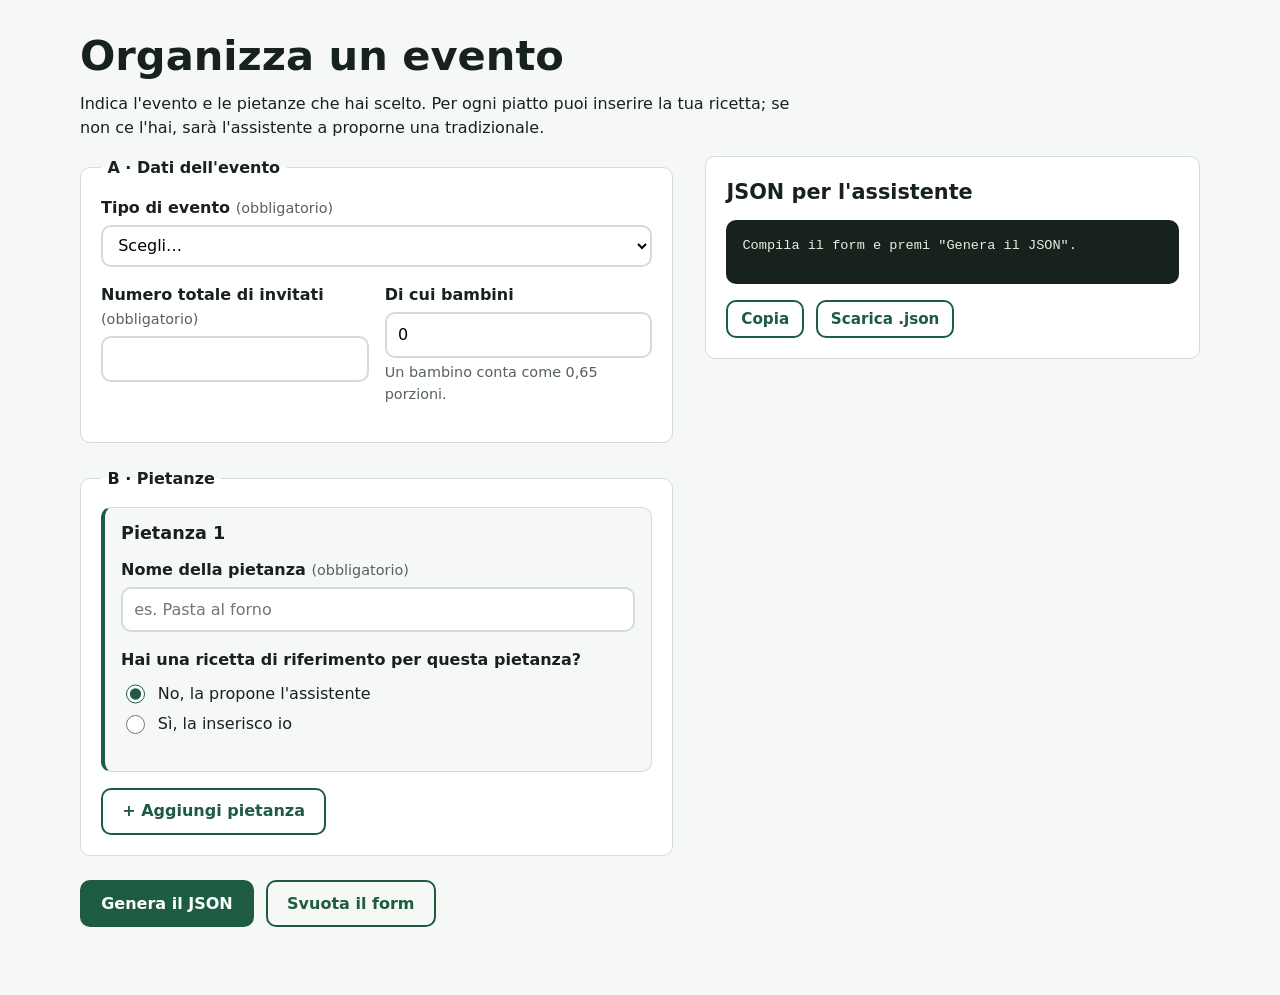
<file: Codice/form-evento.html>
<!DOCTYPE html>
<html lang="it">
<head>
  <meta charset="UTF-8">
  <meta name="viewport" content="width=device-width, initial-scale=1.0">
  <title>Organizza un evento – Food Rescue</title>
  <!--
    Pagina autonoma: form "Organizza un evento" che produce il JSON
    da inviare all'IA. Nessun collegamento all'IA né al database:
    il JSON viene solo mostrato, copiato o scaricato.
    Si apre anche con doppio clic (non usa moduli JavaScript).
  -->
  <style>
    :root {
      --verde: #1e5b43;
      --verde-scuro: #143f2e;
      --verde-chiaro: #e3efe7;
      --pomodoro: #b3321f;
      --pomodoro-chiaro: #fbe9e5;
      --carta: #f6f8f5;
      --bianco: #ffffff;
      --inchiostro: #17221d;
      --grigio: #56625b;
      --bordo: #d3dcd6;
      --font: system-ui, -apple-system, "Segoe UI", Roboto, "Helvetica Neue", Arial, sans-serif;
      --raggio: 10px;
    }
    *, *::before, *::after { box-sizing: border-box; }
    [hidden] { display: none !important; }
    body { margin: 0; font-family: var(--font); color: var(--inchiostro); background: var(--carta); line-height: 1.5; }
    main { width: min(100% - 2rem, 1120px); margin: 0 auto; padding-bottom: 3rem; }
    h1 { font-size: clamp(1.9rem, 4vw, 2.6rem); margin: 2rem 0 0.75rem; line-height: 1.15; }
    h2 { font-size: 1.3rem; margin: 0 0 0.75rem; }
    h3 { font-size: 1.1rem; margin: 0 0 0.75rem; }
    h4 { margin: 0.5rem 0; font-size: 1rem; }
    p { margin: 0 0 1rem; max-width: 70ch; }

    .bottone { display: inline-block; font: inherit; font-weight: 600; padding: 0.6rem 1.2rem; border-radius: var(--raggio);
      border: 2px solid var(--verde); background: var(--verde); color: var(--bianco); cursor: pointer; }
    .bottone:hover { background: var(--verde-scuro); border-color: var(--verde-scuro); }
    .bottone.secondario { background: transparent; color: var(--verde); }
    .bottone.secondario:hover { background: var(--verde-chiaro); }
    .bottone.piccolo { padding: 0.35rem 0.8rem; font-size: 0.95rem; }
    .link { background: none; border: 0; padding: 0; font: inherit; color: var(--verde); text-decoration: underline; cursor: pointer; }
    .link.pericolo { color: var(--pomodoro); }
    .azioni { display: flex; flex-wrap: wrap; gap: 0.75rem; margin: 1.25rem 0; }

    fieldset { border: 1px solid var(--bordo); border-radius: var(--raggio); padding: 1rem 1.25rem 1.25rem; margin: 0 0 1.5rem; background: var(--bianco); }
    legend { font-weight: 700; padding: 0 0.4rem; }
    .campo { margin-bottom: 1rem; }
    .campo label { display: block; font-weight: 600; margin-bottom: 0.3rem; }
    input[type="text"], input[type="number"], select {
      width: 100%; font: inherit; padding: 0.55rem 0.7rem; border: 2px solid var(--bordo); border-radius: var(--raggio); background: var(--bianco); outline: none; }
    input:focus, select:focus { border-color: var(--verde); }
    input[aria-invalid="true"], select[aria-invalid="true"] { border-color: var(--pomodoro); }
    input:disabled { background: var(--verde-chiaro); color: var(--grigio); }
    .spunta { display: flex; gap: 0.6rem; align-items: flex-start; margin: 0.4rem 0; font-weight: 400 !important; cursor: pointer; }
    .spunta input { width: 1.2rem; height: 1.2rem; margin-top: 0.15rem; flex-shrink: 0; accent-color: var(--verde); }
    .obbligo, .nota, .aiuto { font-size: 0.9rem; color: var(--grigio); font-weight: 400; }
    .aiuto { margin: 0.3rem 0 0; }
    .riga-campi { display: grid; grid-template-columns: 1fr 1fr; gap: 0 1rem; }

    .messaggio { padding: 0.75rem 1rem; border-radius: var(--raggio); margin: 1rem 0; max-width: none; }
    .messaggio.errore { background: var(--pomodoro-chiaro); border-left: 4px solid var(--pomodoro); }
    .messaggio.successo { background: var(--verde-chiaro); border-left: 4px solid var(--verde); }

    .layout { display: grid; grid-template-columns: 1.2fr 1fr; gap: 2rem; align-items: start; }
    .layout > * { min-width: 0; }
    .riquadro { background: var(--bianco); border: 1px solid var(--bordo); border-radius: var(--raggio); padding: 1.25rem; position: sticky; top: 1rem; }

    .elenco-pietanze { list-style: none; padding: 0; margin: 0 0 1rem; }
    .pietanza { border: 1px solid var(--bordo); border-left: 4px solid var(--verde); border-radius: var(--raggio); padding: 0.75rem 1rem 1rem; margin-bottom: 1rem; background: var(--carta); }
    .pietanza-testa { display: flex; justify-content: space-between; align-items: baseline; gap: 1rem; }
    .pietanza fieldset.scelta { border: 0; padding: 0; margin: 0 0 0.75rem; background: none; }
    .pietanza fieldset.scelta legend { padding: 0; font-weight: 600; margin-bottom: 0.2rem; }
    .campo-corto { max-width: 260px; }
    .elenco-ingredienti { list-style: none; padding: 0; margin: 0 0 0.75rem; }
    .ingrediente { background: var(--bianco); border: 1px solid var(--bordo); border-radius: var(--raggio); padding: 0.6rem 0.75rem; margin-bottom: 0.6rem; }
    .ingrediente-riga { display: grid; grid-template-columns: 2fr 1fr 1fr auto; gap: 0 0.75rem; align-items: end; }
    .ingrediente-riga .campo { margin-bottom: 0.4rem; }
    .ingrediente-riga .link { padding-bottom: 0.9rem; text-decoration: none; font-size: 1.1rem; }
    .dispensa .campo { margin: 0.3rem 0 0; }

    .codice { background: var(--inchiostro); color: #e3efe7; padding: 1rem; border-radius: var(--raggio); overflow: auto;
      font-size: 0.85rem; max-height: 65vh; white-space: pre; margin: 0 0 1rem; min-height: 4rem; }

    @media (max-width: 860px) {
      .layout { grid-template-columns: 1fr; }
      .riquadro { position: static; }
      .riga-campi { grid-template-columns: 1fr; }
      .ingrediente-riga { grid-template-columns: 1fr 1fr; }
      .ingrediente-riga .campo:first-child { grid-column: 1 / -1; }
    }
  </style>
</head>
<body>
  <main>
    <h1>Organizza un evento</h1>
    <p>Indica l'evento e le pietanze che hai scelto. Per ogni piatto puoi inserire la tua ricetta;
      se non ce l'hai, sarà l'assistente a proporne una tradizionale.</p>

    <div class="layout">
      <form id="form-evento" novalidate>
        <!-- Sezione A — Dati generali evento -->
        <fieldset>
          <legend>A · Dati dell'evento</legend>
          <div class="campo">
            <label for="tipo-evento">Tipo di evento <span class="obbligo">(obbligatorio)</span></label>
            <select id="tipo-evento" required>
              <option value="">Scegli…</option>
              <option>Pranzo</option>
              <option>Cena</option>
              <option>Buffet</option>
              <option>Aperitivo</option>
              <option>Festa</option>
            </select>
          </div>
          <div class="riga-campi">
            <div class="campo">
              <label for="totale-invitati">Numero totale di invitati <span class="obbligo">(obbligatorio)</span></label>
              <input type="number" id="totale-invitati" min="1" step="1" inputmode="numeric" required>
            </div>
            <div class="campo">
              <label for="numero-bambini">Di cui bambini</label>
              <input type="number" id="numero-bambini" min="0" step="1" value="0" inputmode="numeric">
              <p class="aiuto">Un bambino conta come 0,65 porzioni.</p>
            </div>
          </div>
        </fieldset>

        <!-- Sezione B — Pietanze -->
        <fieldset>
          <legend>B · Pietanze</legend>
          <ol id="elenco-pietanze" class="elenco-pietanze"></ol>
          <button type="button" class="bottone secondario" id="aggiungi-pietanza">+ Aggiungi pietanza</button>
        </fieldset>

        <p id="messaggio" class="messaggio" role="status" hidden></p>

        <div class="azioni">
          <button type="submit" class="bottone">Genera il JSON</button>
          <button type="reset" class="bottone secondario" id="svuota">Svuota il form</button>
        </div>
      </form>

      <section class="riquadro" aria-labelledby="titolo-json">
        <h2 id="titolo-json">JSON per l'assistente</h2>
        <pre id="anteprima-json" class="codice">Compila il form e premi "Genera il JSON".</pre>
        <div class="azioni" style="margin: 0;">
          <button type="button" class="bottone piccolo secondario" id="copia-json" disabled>Copia</button>
          <button type="button" class="bottone piccolo secondario" id="scarica-json" disabled>Scarica .json</button>
        </div>
      </section>
    </div>

    <!-- Modelli usati dallo script per creare pietanze e ingredienti -->
    <template id="modello-pietanza">
      <li class="pietanza">
        <div class="pietanza-testa">
          <h3 class="pietanza-titolo">Pietanza</h3>
          <button type="button" class="link pericolo" data-azione="rimuovi-pietanza">Rimuovi</button>
        </div>
        <div class="campo">
          <label data-per="nome">Nome della pietanza <span class="obbligo">(obbligatorio)</span></label>
          <input type="text" data-campo="nome" maxlength="150" placeholder="es. Pasta al forno">
        </div>
        <fieldset class="scelta">
          <legend>Hai una ricetta di riferimento per questa pietanza?</legend>
          <label class="spunta"><input type="radio" data-campo="ha-ricetta" value="no" checked> No, la propone l'assistente</label>
          <label class="spunta"><input type="radio" data-campo="ha-ricetta" value="si"> Sì, la inserisco io</label>
        </fieldset>
        <div class="ricetta" hidden>
          <div class="campo campo-corto">
            <label data-per="persone">Per quante persone è tarata la tua ricetta?</label>
            <input type="number" data-campo="persone" min="1" step="1" inputmode="numeric" placeholder="es. 4">
          </div>
          <h4>Ingredienti della ricetta</h4>
          <ul class="elenco-ingredienti"></ul>
          <button type="button" class="bottone piccolo secondario" data-azione="aggiungi-ingrediente">+ Aggiungi ingrediente</button>
        </div>
      </li>
    </template>

    <template id="modello-ingrediente">
      <li class="ingrediente">
        <div class="ingrediente-riga">
          <div class="campo">
            <label data-per="nome-ing">Ingrediente</label>
            <input type="text" data-campo="nome-ing" maxlength="150" placeholder="es. Rigatoni">
          </div>
          <div class="campo">
            <label data-per="quantita">Quantità</label>
            <input type="number" data-campo="quantita" min="0" step="any" inputmode="decimal">
          </div>
          <div class="campo">
            <label data-per="unita">Unità</label>
            <select data-campo="unita">
              <option value="g">g</option>
              <option value="ml">ml</option>
              <option value="pz">pz</option>
              <option value="cucchiai">cucchiai</option>
              <option value="q.b.">q.b.</option>
            </select>
          </div>
          <button type="button" class="link pericolo" data-azione="rimuovi-ingrediente" aria-label="Rimuovi ingrediente">✕</button>
        </div>
        <div class="dispensa">
          <label class="spunta"><input type="checkbox" data-campo="disponibile"> Già disponibile in dispensa</label>
          <div class="campo campo-corto" hidden>
            <label data-per="qta-disp">Quantità che hai già</label>
            <input type="number" data-campo="qta-disp" min="0" step="any" inputmode="decimal">
          </div>
        </div>
      </li>
    </template>
  </main>

  <script>
    'use strict';

    const UNITA_SENZA_QUANTITA = 'q.b.';

    const form = document.getElementById('form-evento');
    const elencoPietanze = document.getElementById('elenco-pietanze');
    const modelloPietanza = document.getElementById('modello-pietanza');
    const modelloIngrediente = document.getElementById('modello-ingrediente');
    const messaggio = document.getElementById('messaggio');
    const anteprima = document.getElementById('anteprima-json');
    const bottoneCopia = document.getElementById('copia-json');
    const bottoneScarica = document.getElementById('scarica-json');
    const campoTipo = document.getElementById('tipo-evento');
    const campoInvitati = document.getElementById('totale-invitati');
    const campoBambini = document.getElementById('numero-bambini');

    let contatore = 0;     // per creare id unici
    let ultimoJson = null; // ultimo JSON generato

    // ---------- Messaggi ----------
    function mostraMessaggio(testo, tipo) {
      messaggio.textContent = testo;
      messaggio.className = 'messaggio ' + tipo;
      messaggio.hidden = false;
      messaggio.setAttribute('role', tipo === 'errore' ? 'alert' : 'status');
    }
    function nascondiMessaggio() { messaggio.hidden = true; messaggio.textContent = ''; }

    // ---------- Righe dinamiche ----------
    // Collega ogni <label data-per="x"> al suo campo data-campo="x"
    function collegaEtichette(radice) {
      radice.querySelectorAll('label[data-per]').forEach((label) => {
        const campo = radice.querySelector('[data-campo="' + label.dataset.per + '"]');
        campo.id = 'c' + (++contatore);
        label.htmlFor = campo.id;
      });
    }

    function aggiungiPietanza(focus = true) {
      const pietanza = modelloPietanza.content.firstElementChild.cloneNode(true);
      collegaEtichette(pietanza);
      const gruppo = 'ricetta' + (++contatore); // radio Sì/No con name diverso per ogni pietanza
      pietanza.querySelectorAll('[data-campo="ha-ricetta"]').forEach((r) => (r.name = gruppo));
      elencoPietanze.append(pietanza);
      rinumera();
      if (focus) pietanza.querySelector('[data-campo="nome"]').focus();
    }

    function aggiungiIngrediente(pietanza) {
      const riga = modelloIngrediente.content.firstElementChild.cloneNode(true);
      collegaEtichette(riga);
      pietanza.querySelector('.elenco-ingredienti').append(riga);
      return riga;
    }

    function rinumera() {
      const pietanze = elencoPietanze.querySelectorAll('.pietanza');
      pietanze.forEach((p, i) => {
        p.querySelector('.pietanza-titolo').textContent = 'Pietanza ' + (i + 1);
        p.querySelector('[data-azione="rimuovi-pietanza"]').hidden = pietanze.length === 1;
      });
    }

    document.getElementById('aggiungi-pietanza').addEventListener('click', () => aggiungiPietanza());

    elencoPietanze.addEventListener('click', (ev) => {
      const bottone = ev.target.closest('[data-azione]');
      if (!bottone) return;
      const pietanza = bottone.closest('.pietanza');
      const azione = bottone.dataset.azione;

      if (azione === 'rimuovi-pietanza') {
        pietanza.remove();
        rinumera();
      } else if (azione === 'aggiungi-ingrediente') {
        aggiungiIngrediente(pietanza).querySelector('[data-campo="nome-ing"]').focus();
      } else if (azione === 'rimuovi-ingrediente') {
        const elenco = bottone.closest('.elenco-ingredienti');
        bottone.closest('.ingrediente').remove();
        if (!elenco.children.length) aggiungiIngrediente(pietanza); // almeno una riga
      }
    });

    elencoPietanze.addEventListener('change', (ev) => {
      const campo = ev.target.dataset.campo;

      if (campo === 'ha-ricetta') {
        const pietanza = ev.target.closest('.pietanza');
        const conRicetta = ev.target.value === 'si';
        pietanza.querySelector('.ricetta').hidden = !conRicetta;
        if (conRicetta && !pietanza.querySelector('.ingrediente')) aggiungiIngrediente(pietanza);
      }
      if (campo === 'disponibile') {
        const box = ev.target.closest('.dispensa').querySelector('.campo');
        box.hidden = !ev.target.checked;
        if (ev.target.checked) box.querySelector('input').focus();
      }
      if (campo === 'unita') {
        const quantita = ev.target.closest('.ingrediente').querySelector('[data-campo="quantita"]');
        const qb = ev.target.value === UNITA_SENZA_QUANTITA; // "q.b." non ha quantità
        quantita.disabled = qb;
        if (qb) quantita.value = '';
      }
    });

    // ---------- Form → JSON ----------
    const vuoto = (input) => input.value.trim() === '';

    function errore(input, testo) {
      input.setAttribute('aria-invalid', 'true');
      input.focus();
      return { errore: testo };
    }

    // Restituisce { json } oppure { errore } con il primo problema trovato
    function costruisciJson() {
      form.querySelectorAll('[aria-invalid]').forEach((el) => el.removeAttribute('aria-invalid'));

      const totale = Number(campoInvitati.value);
      const bambini = vuoto(campoBambini) ? 0 : Number(campoBambini.value);

      if (!campoTipo.value) return errore(campoTipo, 'Scegli il tipo di evento.');
      if (vuoto(campoInvitati) || !Number.isInteger(totale) || totale < 1) {
        return errore(campoInvitati, 'Il numero di invitati deve essere un numero intero, almeno 1.');
      }
      if (!Number.isInteger(bambini) || bambini < 0) {
        return errore(campoBambini, 'Il numero di bambini deve essere un numero intero, non negativo.');
      }
      if (bambini > totale) {
        return errore(campoBambini, 'I bambini non possono essere più degli invitati totali.');
      }

      const pietanze = [];
      const elementi = elencoPietanze.querySelectorAll('.pietanza');
      for (let n = 0; n < elementi.length; n++) {
        const el = elementi[n];
        const inputNome = el.querySelector('[data-campo="nome"]');
        const nome = inputNome.value.trim();
        if (!nome) return errore(inputNome, 'Pietanza ' + (n + 1) + ': inserisci il nome del piatto.');

        const haRicetta = el.querySelector('[data-campo="ha-ricetta"]:checked').value === 'si';
        if (!haRicetta) {
          pietanze.push({ nome_pietanza: nome, ha_ricetta_utente: false, persone_riferimento: null, ingredienti: [] });
          continue;
        }

        const inputPersone = el.querySelector('[data-campo="persone"]');
        const persone = Number(inputPersone.value);
        if (vuoto(inputPersone) || !Number.isInteger(persone) || persone < 1) {
          return errore(inputPersone, '"' + nome + '": indica per quante persone è la ricetta (numero intero, almeno 1).');
        }

        const ingredienti = [];
        const nomiVisti = new Set(); // nel database ogni ingrediente compare una sola volta per pietanza
        for (const riga of el.querySelectorAll('.ingrediente')) {
          const inputIng = riga.querySelector('[data-campo="nome-ing"]');
          const inputQta = riga.querySelector('[data-campo="quantita"]');
          const unita = riga.querySelector('[data-campo="unita"]').value;
          const disponibile = riga.querySelector('[data-campo="disponibile"]').checked;
          const inputDisp = riga.querySelector('[data-campo="qta-disp"]');
          const nomeIng = inputIng.value.trim();

          if (!nomeIng && vuoto(inputQta) && !disponibile) continue; // riga vuota: ignorata
          if (!nomeIng) return errore(inputIng, '"' + nome + '": manca il nome di un ingrediente.');
          const chiave = nomeIng.toLowerCase().replace(/\s+/g, ' ');
          if (nomiVisti.has(chiave)) {
            return errore(inputIng, '"' + nome + '": l\'ingrediente "' + nomeIng + '" è inserito due volte. Unisci le quantità in una sola riga.');
          }
          nomiVisti.add(chiave);

          let quantita = 0;
          if (unita !== UNITA_SENZA_QUANTITA) {
            quantita = Number(inputQta.value);
            if (vuoto(inputQta) || !(quantita > 0)) {
              return errore(inputQta, '"' + nomeIng + '": inserisci una quantità maggiore di 0 (oppure scegli q.b.).');
            }
          }

          let quantitaDisponibile = 0;
          if (disponibile) {
            quantitaDisponibile = Number(inputDisp.value);
            if (vuoto(inputDisp) || !(quantitaDisponibile >= 0)) {
              return errore(inputDisp, '"' + nomeIng + '": indica quanto ne hai già in dispensa.');
            }
          }

          ingredienti.push({
            nome_ingrediente: nomeIng,
            quantita_base: quantita,
            unita_misura: unita,
            gia_disponibile: disponibile,
            quantita_disponibile: quantitaDisponibile,
          });
        }

        if (!ingredienti.length) {
          return errore(el.querySelector('[data-campo="nome-ing"]'),
            '"' + nome + '": inserisci almeno un ingrediente oppure scegli "No".');
        }
        pietanze.push({ nome_pietanza: nome, ha_ricetta_utente: true, persone_riferimento: persone, ingredienti });
      }

      return {
        json: {
          evento: { tipo_evento: campoTipo.value, totale_invitati: totale, numero_bambini: bambini },
          pietanze,
        },
      };
    }

    form.addEventListener('submit', (ev) => {
      ev.preventDefault();
      nascondiMessaggio();
      const risultato = costruisciJson();
      if (risultato.errore) return mostraMessaggio(risultato.errore, 'errore');

      ultimoJson = JSON.stringify(risultato.json, null, 2);
      anteprima.textContent = ultimoJson;
      bottoneCopia.disabled = false;
      bottoneScarica.disabled = false;
      mostraMessaggio('JSON generato correttamente.', 'successo');
      if (window.matchMedia('(max-width: 860px)').matches) anteprima.scrollIntoView({ behavior: 'smooth' });
    });

    form.addEventListener('reset', () => {
      // Dopo il reset nativo, ripartiamo da una sola pietanza vuota
      setTimeout(() => {
        elencoPietanze.replaceChildren();
        aggiungiPietanza(false);
        nascondiMessaggio();
        ultimoJson = null;
        anteprima.textContent = 'Compila il form e premi "Genera il JSON".';
        bottoneCopia.disabled = true;
        bottoneScarica.disabled = true;
      });
    });

    // ---------- Copia e download ----------
    bottoneCopia.addEventListener('click', async () => {
      try {
        await navigator.clipboard.writeText(ultimoJson);
        bottoneCopia.textContent = 'Copiato';
      } catch {
        bottoneCopia.textContent = 'Copia non riuscita';
      }
      setTimeout(() => (bottoneCopia.textContent = 'Copia'), 1500);
    });

    bottoneScarica.addEventListener('click', () => {
      const url = URL.createObjectURL(new Blob([ultimoJson], { type: 'application/json' }));
      const a = document.createElement('a');
      a.href = url;
      a.download = 'evento.json';
      a.click();
      setTimeout(() => URL.revokeObjectURL(url), 1000);
    });

    aggiungiPietanza(false);
  </script>
</body>
</html>
</file>
